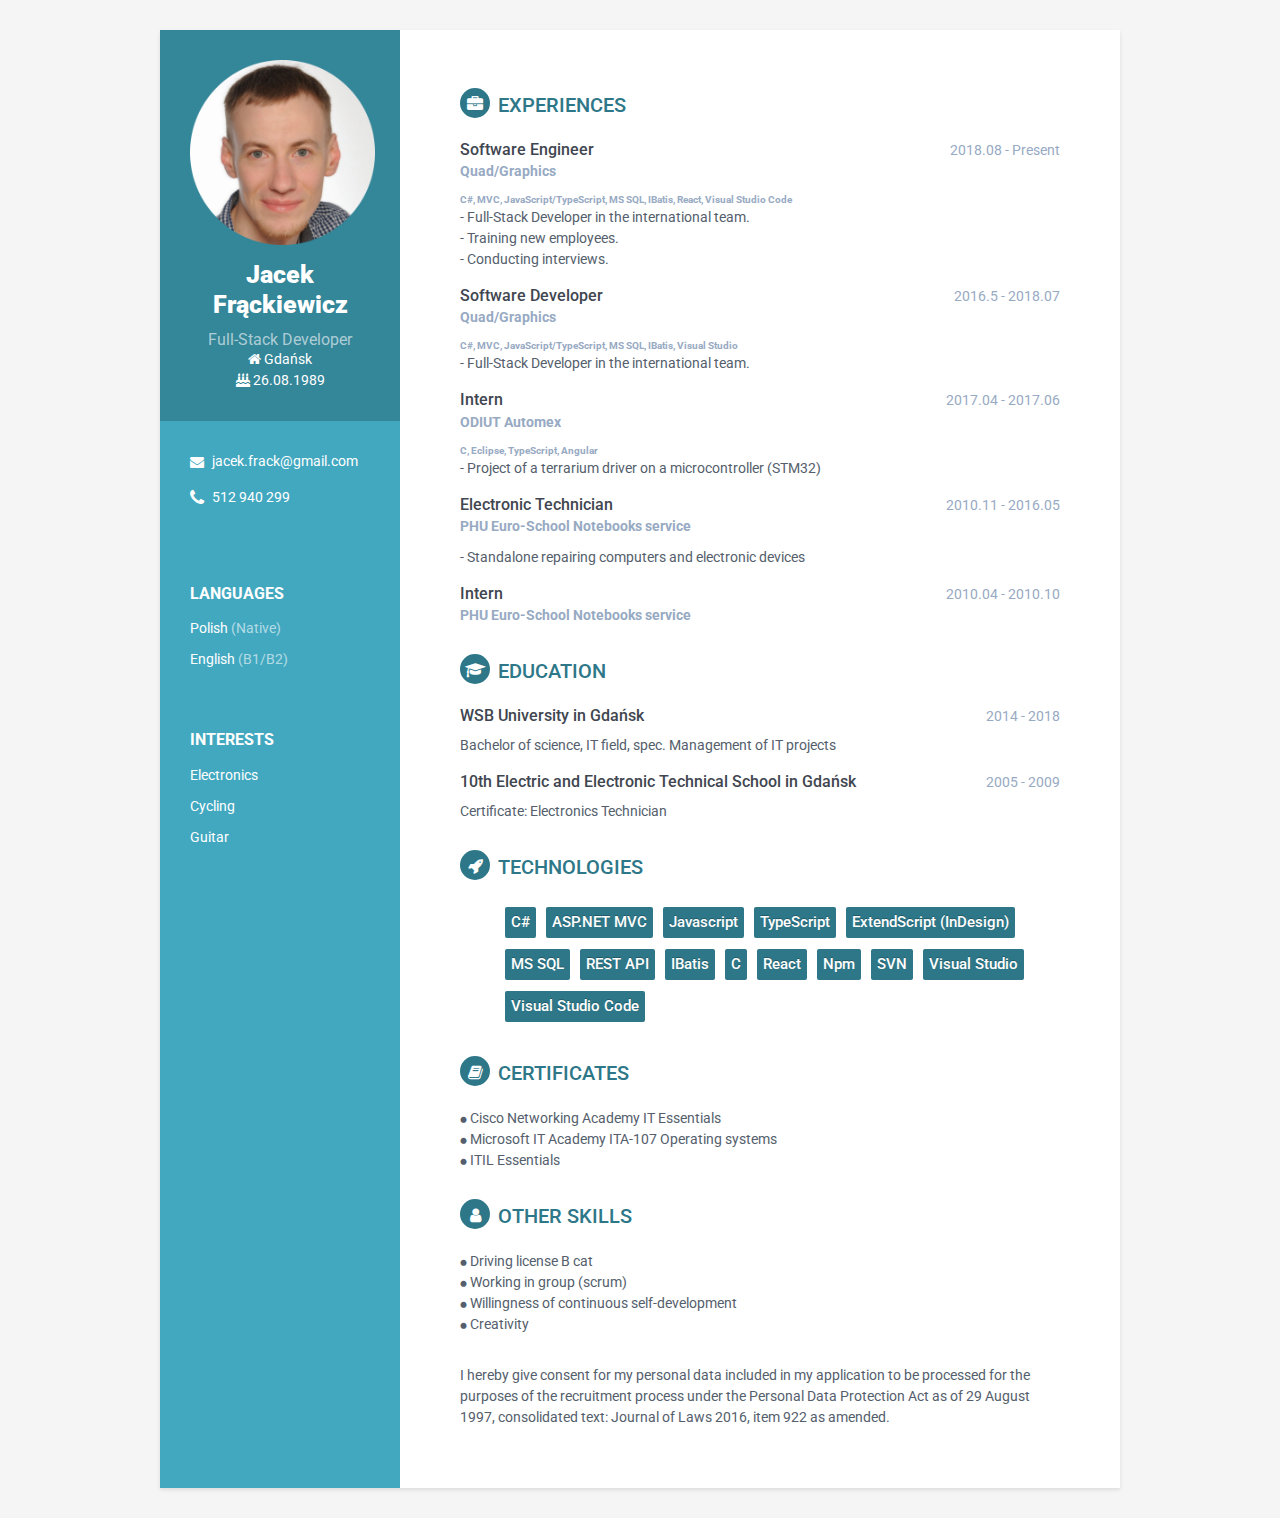
<file: index.html>
<!doctype html><html lang="en"><head><meta charset="utf-8"><meta http-equiv="X-UA-Compatible" content="IE=edge"><meta name="viewport" content="width=device-width,initial-scale=1,shrink-to-fit=no"><meta name="description" content="Jacek Frąckiewicz CV"><link rel="shortcut icon" href="favicon.ico"><link href="https://fonts.googleapis.com/css?family=Roboto:400,500,400italic,300italic,300,500italic,700,700italic,900,900italic" rel="stylesheet"><style>ul.skillset{list-style-type:none;border-width:1px 1px 0 0}.skillset li{border:0 solid silver;-o-transition:all 70ms;transition:all 70ms;display:inline-block;margin:5px;background-color:#2d7788;border-radius:2px;text-decoration:none;padding:3px 6px;font-size:15px;font-weight:500;line-height:25px;color:#fff;text-shadow:0 -1px 0 rgba(0,0,0,.25);white-space:nowrap;vertical-align:baseline}</style><title>Jacek Frąckiewicz</title><link href="/static/css/main.d27b378e.css" rel="stylesheet"></head><body><noscript>You need to enable JavaScript to run this app.</noscript><div id="root"></div><script type="text/javascript" src="/static/js/main.10545aee.js"></script></body></html>
</file>
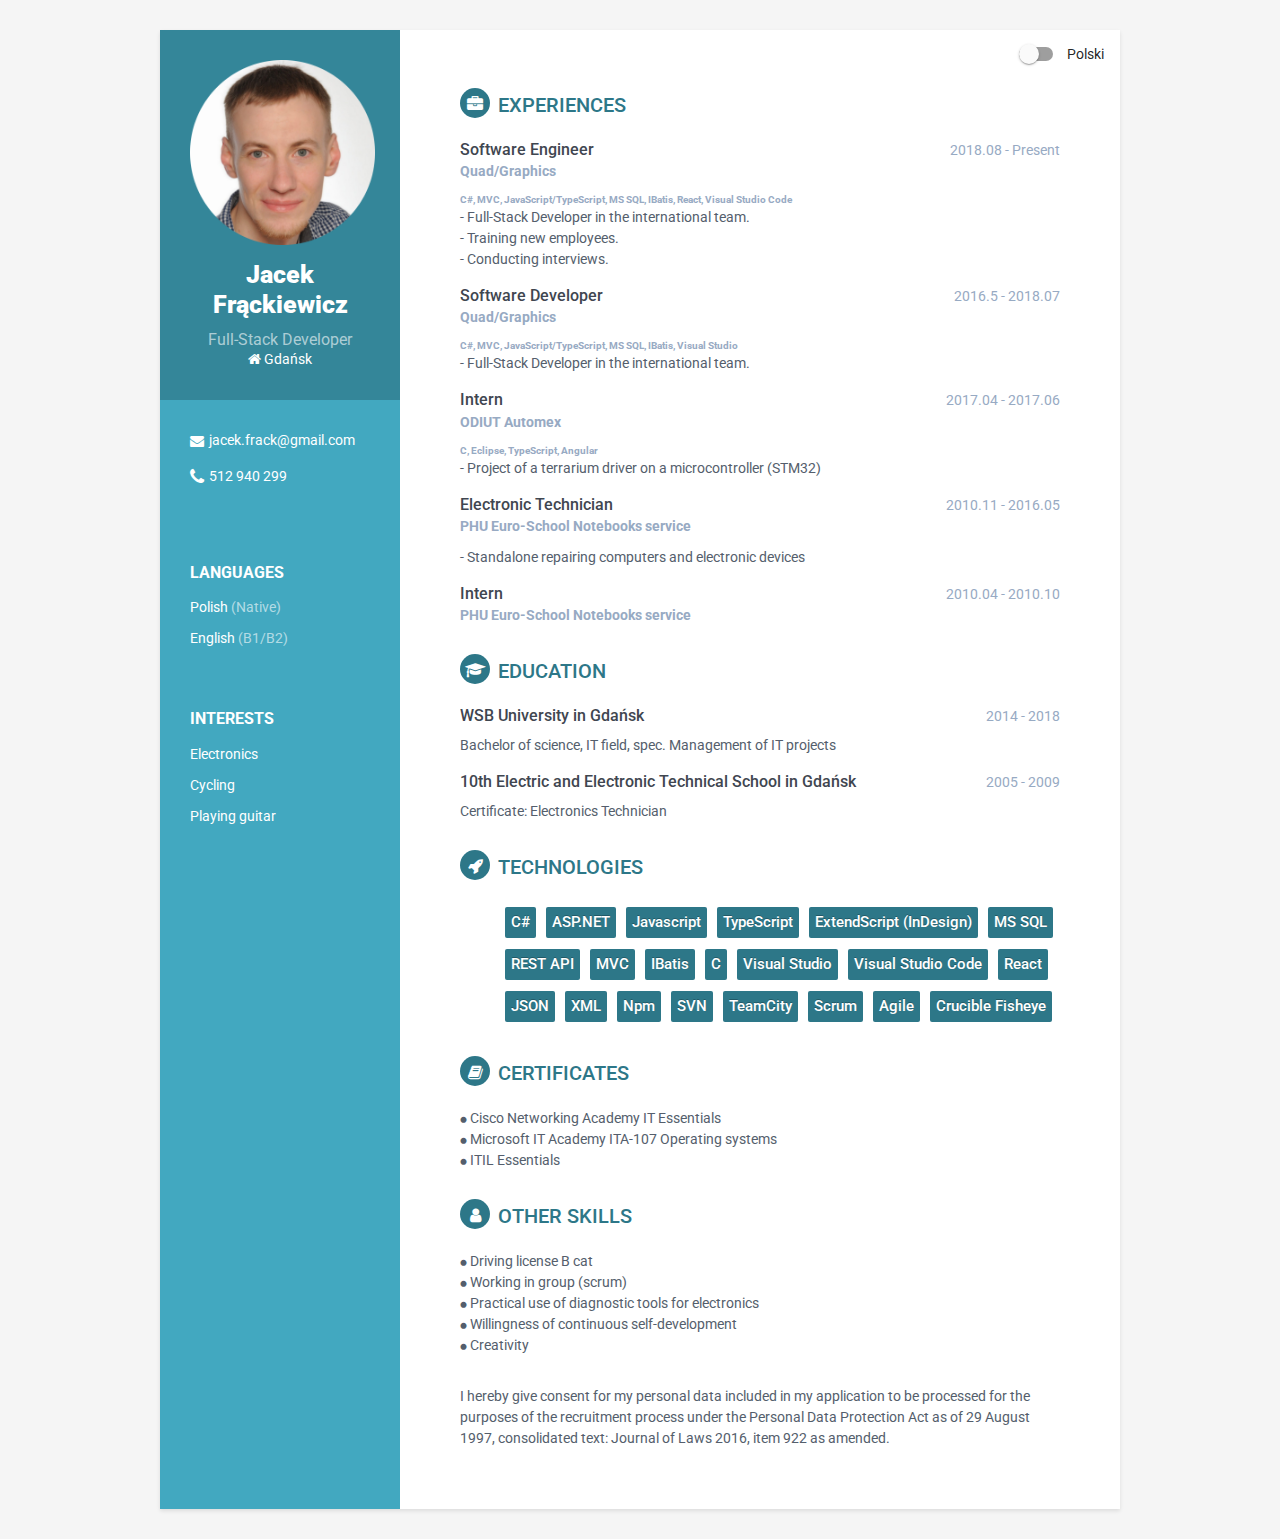
<file: cv/index.html>
<!doctype html><html lang="en"><head><meta charset="utf-8"><meta http-equiv="X-UA-Compatible" content="IE=edge"><meta name="viewport" content="width=device-width,initial-scale=1,shrink-to-fit=no"><meta name="description" content="Jacek Frąckiewicz CV"><link rel="shortcut icon" href="favicon.ico"><link href="https://fonts.googleapis.com/css?family=Roboto:400,500,400italic,300italic,300,500italic,700,700italic,900,900italic" rel="stylesheet"><style>ul.skillset{list-style-type:none;border-width:1px 1px 0 0}.skillset li{border:0 solid silver;-o-transition:all 70ms;transition:all 70ms;display:inline-block;margin:5px;background-color:#2d7788;border-radius:2px;text-decoration:none;padding:3px 6px;font-size:15px;font-weight:500;line-height:25px;color:#fff;text-shadow:0 -1px 0 rgba(0,0,0,.25);white-space:nowrap;vertical-align:baseline}</style><title>Jacek Frąckiewicz</title><link href="./static/css/main.9c6ab74e.css" rel="stylesheet"></head><body><noscript>You need to enable JavaScript to run this app.</noscript><div id="root"></div><script type="text/javascript" src="./static/js/main.63ffab3c.js"></script></body></html>
</file>
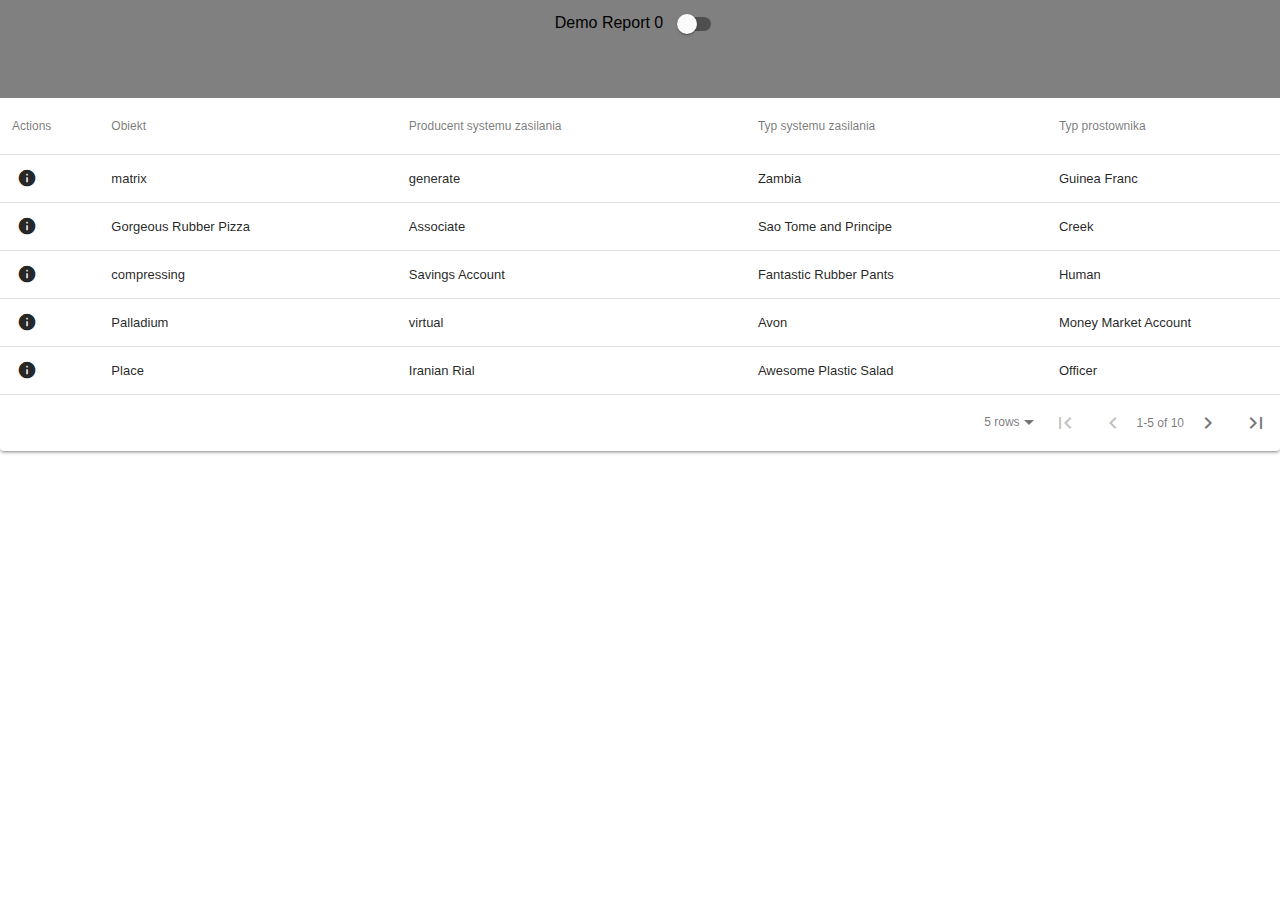
<file: Demo/index.html>
<!doctype html><html lang="en"><head><meta charset="utf-8"/><link rel="shortcut icon" href="./favicon.ico"/><meta name="viewport" content="width=device-width,initial-scale=1,shrink-to-fit=no"/><meta name="theme-color" content="#000000"/><link rel="manifest" href="./manifest.json"/><title>React App</title><link href="./static/css/main.81842fe0.chunk.css" rel="stylesheet"></head><body><noscript>You need to enable JavaScript to run this app.</noscript><div id="root"></div><script>!function(l){function e(e){for(var r,t,n=e[0],o=e[1],u=e[2],f=0,i=[];f<n.length;f++)t=n[f],p[t]&&i.push(p[t][0]),p[t]=0;for(r in o)Object.prototype.hasOwnProperty.call(o,r)&&(l[r]=o[r]);for(s&&s(e);i.length;)i.shift()();return c.push.apply(c,u||[]),a()}function a(){for(var e,r=0;r<c.length;r++){for(var t=c[r],n=!0,o=1;o<t.length;o++){var u=t[o];0!==p[u]&&(n=!1)}n&&(c.splice(r--,1),e=f(f.s=t[0]))}return e}var t={},p={1:0},c=[];function f(e){if(t[e])return t[e].exports;var r=t[e]={i:e,l:!1,exports:{}};return l[e].call(r.exports,r,r.exports,f),r.l=!0,r.exports}f.m=l,f.c=t,f.d=function(e,r,t){f.o(e,r)||Object.defineProperty(e,r,{enumerable:!0,get:t})},f.r=function(e){"undefined"!=typeof Symbol&&Symbol.toStringTag&&Object.defineProperty(e,Symbol.toStringTag,{value:"Module"}),Object.defineProperty(e,"__esModule",{value:!0})},f.t=function(r,e){if(1&e&&(r=f(r)),8&e)return r;if(4&e&&"object"==typeof r&&r&&r.__esModule)return r;var t=Object.create(null);if(f.r(t),Object.defineProperty(t,"default",{enumerable:!0,value:r}),2&e&&"string"!=typeof r)for(var n in r)f.d(t,n,function(e){return r[e]}.bind(null,n));return t},f.n=function(e){var r=e&&e.__esModule?function(){return e.default}:function(){return e};return f.d(r,"a",r),r},f.o=function(e,r){return Object.prototype.hasOwnProperty.call(e,r)},f.p="./";var r=window.webpackJsonp=window.webpackJsonp||[],n=r.push.bind(r);r.push=e,r=r.slice();for(var o=0;o<r.length;o++)e(r[o]);var s=n;a()}([])</script><script src="./static/js/2.97f5c88f.chunk.js"></script><script src="./static/js/main.6d761236.chunk.js"></script></body></html>
</file>
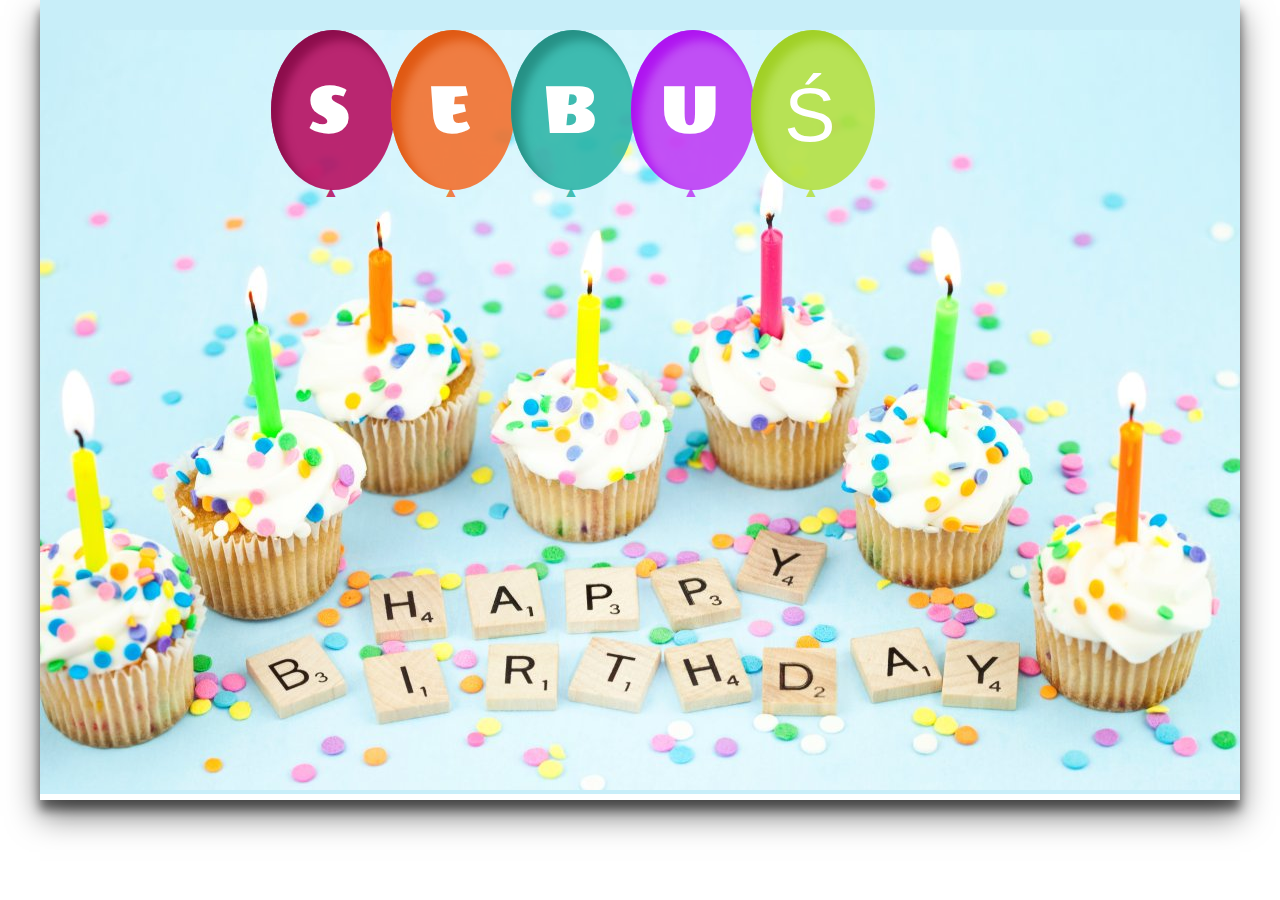
<file: Sebastian/index.html>
<!doctype html><html lang="en"><head><meta charset="utf-8"/><link rel="shortcut icon" href="./logo192.png"/><meta name="viewport" content="width=device-width,initial-scale=1"/><meta name="theme-color" content="#000000"/><meta name="description" content="Web site created using create-react-app"/><link rel="apple-touch-icon" href="logo192.png"/><link rel="manifest" href="./manifest.json"/><title>Urodzinki !!!</title><link href="./static/css/main.37474ed6.chunk.css" rel="stylesheet"></head><body><noscript>You need to enable JavaScript to run this app.</noscript><div id="root"></div><script>!function(l){function e(e){for(var r,t,n=e[0],o=e[1],u=e[2],a=0,i=[];a<n.length;a++)t=n[a],Object.prototype.hasOwnProperty.call(p,t)&&p[t]&&i.push(p[t][0]),p[t]=0;for(r in o)Object.prototype.hasOwnProperty.call(o,r)&&(l[r]=o[r]);for(s&&s(e);i.length;)i.shift()();return c.push.apply(c,u||[]),f()}function f(){for(var e,r=0;r<c.length;r++){for(var t=c[r],n=!0,o=1;o<t.length;o++){var u=t[o];0!==p[u]&&(n=!1)}n&&(c.splice(r--,1),e=a(a.s=t[0]))}return e}var t={},p={1:0},c=[];function a(e){if(t[e])return t[e].exports;var r=t[e]={i:e,l:!1,exports:{}};return l[e].call(r.exports,r,r.exports,a),r.l=!0,r.exports}a.m=l,a.c=t,a.d=function(e,r,t){a.o(e,r)||Object.defineProperty(e,r,{enumerable:!0,get:t})},a.r=function(e){"undefined"!=typeof Symbol&&Symbol.toStringTag&&Object.defineProperty(e,Symbol.toStringTag,{value:"Module"}),Object.defineProperty(e,"__esModule",{value:!0})},a.t=function(r,e){if(1&e&&(r=a(r)),8&e)return r;if(4&e&&"object"==typeof r&&r&&r.__esModule)return r;var t=Object.create(null);if(a.r(t),Object.defineProperty(t,"default",{enumerable:!0,value:r}),2&e&&"string"!=typeof r)for(var n in r)a.d(t,n,function(e){return r[e]}.bind(null,n));return t},a.n=function(e){var r=e&&e.__esModule?function(){return e.default}:function(){return e};return a.d(r,"a",r),r},a.o=function(e,r){return Object.prototype.hasOwnProperty.call(e,r)},a.p="./";var r=window["webpackJsonpurodziny-seba-kartka"]=window["webpackJsonpurodziny-seba-kartka"]||[],n=r.push.bind(r);r.push=e,r=r.slice();for(var o=0;o<r.length;o++)e(r[o]);var s=n;f()}([])</script><script src="./static/js/2.a99f2c57.chunk.js"></script><script src="./static/js/main.d04bbedd.chunk.js"></script></body></html>
</file>
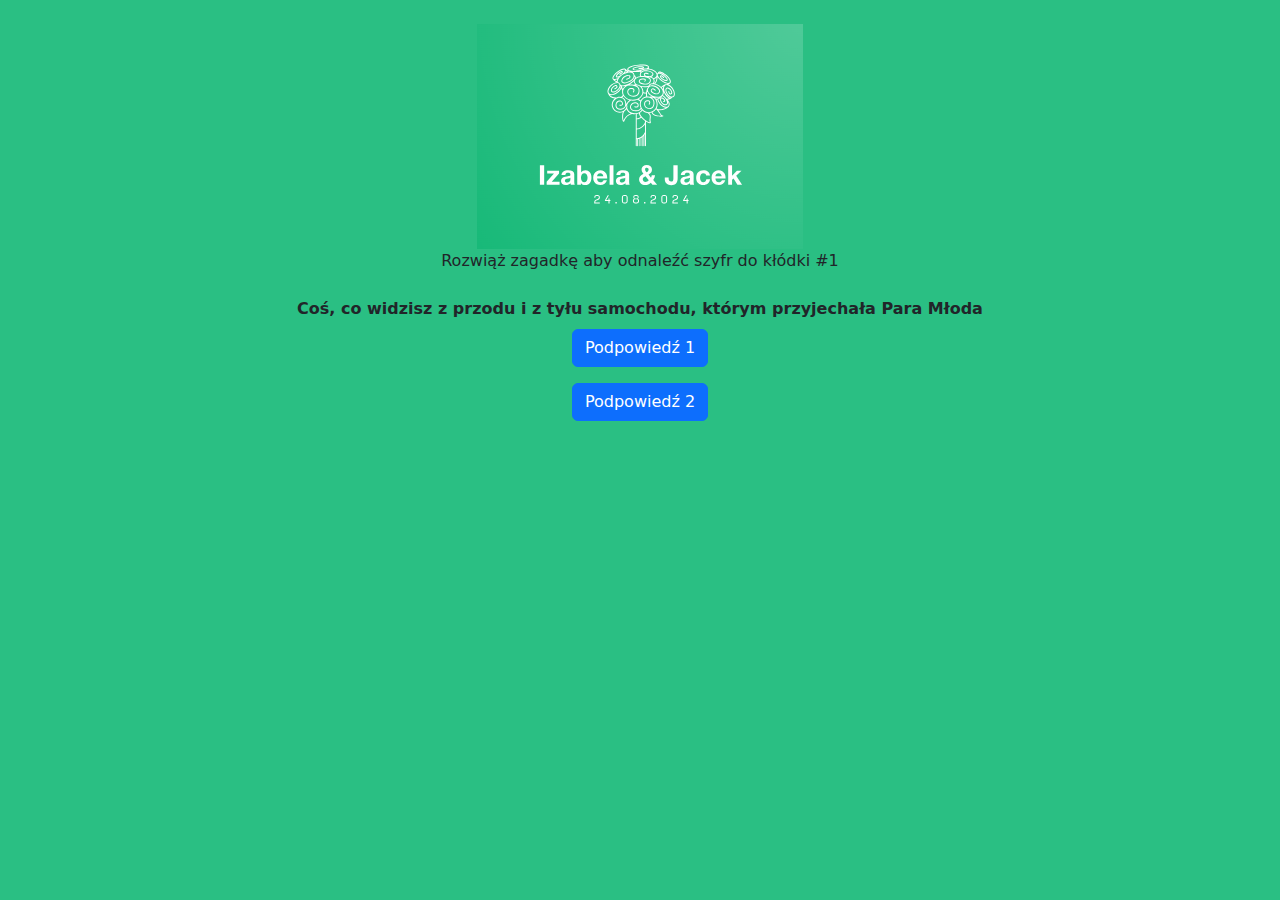
<file: Wesele/zagadka1.html>
<!DOCTYPE html>
<html lang="pl">
<head>
    <meta charset="UTF-8">
    <meta name="viewport" content="width=device-width, initial-scale=1.0">
    <title>Izabela & Jacek</title>
    <!-- Bootstrap CSS -->
    <link href="https://cdn.jsdelivr.net/npm/bootstrap@5.3.0/dist/css/bootstrap.min.css" rel="stylesheet">

    <style>
         .expander-content {
            display: none; /* Hide content by default */
        }
    </style>
</head>
<body class="container my-4" style="background-color: #2abf83;">
    <div class="d-flex flex-column align-items-center">

    
        <div>
            <img src="image.png"/>
        </div>
        <pdiv class="mb-4 " style="text-align: center;">Rozwiąż zagadkę aby odnaleźć szyfr do kłódki #1</pdiv>
        <div><b>Coś, co widzisz z przodu i z tyłu samochodu, którym przyjechała Para Młoda</b></div>

        <!-- Expander 1 -->
        <button class="btn btn-primary my-2" id="expander-btn-1" onclick="showModal(1)">Podpowiedź 1</button>
        <div id="expander1" class="expander-content m-3 p-3 border rounded bg-light">
            <p>Samochód to Biały Opel Grandland</p>
        </div>

        <!-- Expander 2 -->
        <button class="btn btn-primary my-2" id="expander-btn-2" onclick="showModal(2)">Podpowiedź 2</button>
        <div id="expander2" class="expander-content m-3 p-3 border rounded bg-light">
            <p>Nasz tablica rejestracyjna posiada tylko 3 liczby</p>
        </div>

        <!-- Confirmation Modal -->
        <div id="confirmationModal" class="modal fade" tabindex="-1" aria-labelledby="confirmationModalLabel" aria-hidden="true">
            <div class="modal-dialog">
                <div class="modal-content">
                    <div class="modal-header">
                        <h5 class="modal-title" id="confirmationModalLabel">Potwierdzenie</h5>
                        <button type="button" class="btn-close" data-bs-dismiss="modal" aria-label="Zamknij"></button>
                    </div>
                    <div class="modal-body">
                        <p>Czy na pewno chcesz zobaczyć Podpowiedź?</p>
                    </div>
                    <div class="modal-footer">
                        <button type="button" class="btn btn-primary" onclick="confirmExpand()">Tak</button>
                        <button type="button" class="btn btn-secondary" data-bs-dismiss="modal">Nie</button>
                    </div>
                </div>
            </div>
        </div>
    </div>
    <!-- Bootstrap JS and dependencies -->
    <script src="https://cdn.jsdelivr.net/npm/bootstrap@5.3.0/dist/js/bootstrap.bundle.min.js"></script>

    <script>
        let expanderToShow = null;

        function showModal(expanderId) {
            expanderToShow = expanderId;
            let confirmationModal = new bootstrap.Modal(document.getElementById('confirmationModal'));
            confirmationModal.show();
        }

        function confirmExpand() {
            if (expanderToShow) {
                document.getElementById('expander' + expanderToShow).style.display = 'block';
                document.getElementById('expander-btn-' + expanderToShow).style.display = 'none';

                let confirmationModal = bootstrap.Modal.getInstance(document.getElementById('confirmationModal'));
                confirmationModal.hide();
            }
        }
    </script>
</body>
</html>
</file>
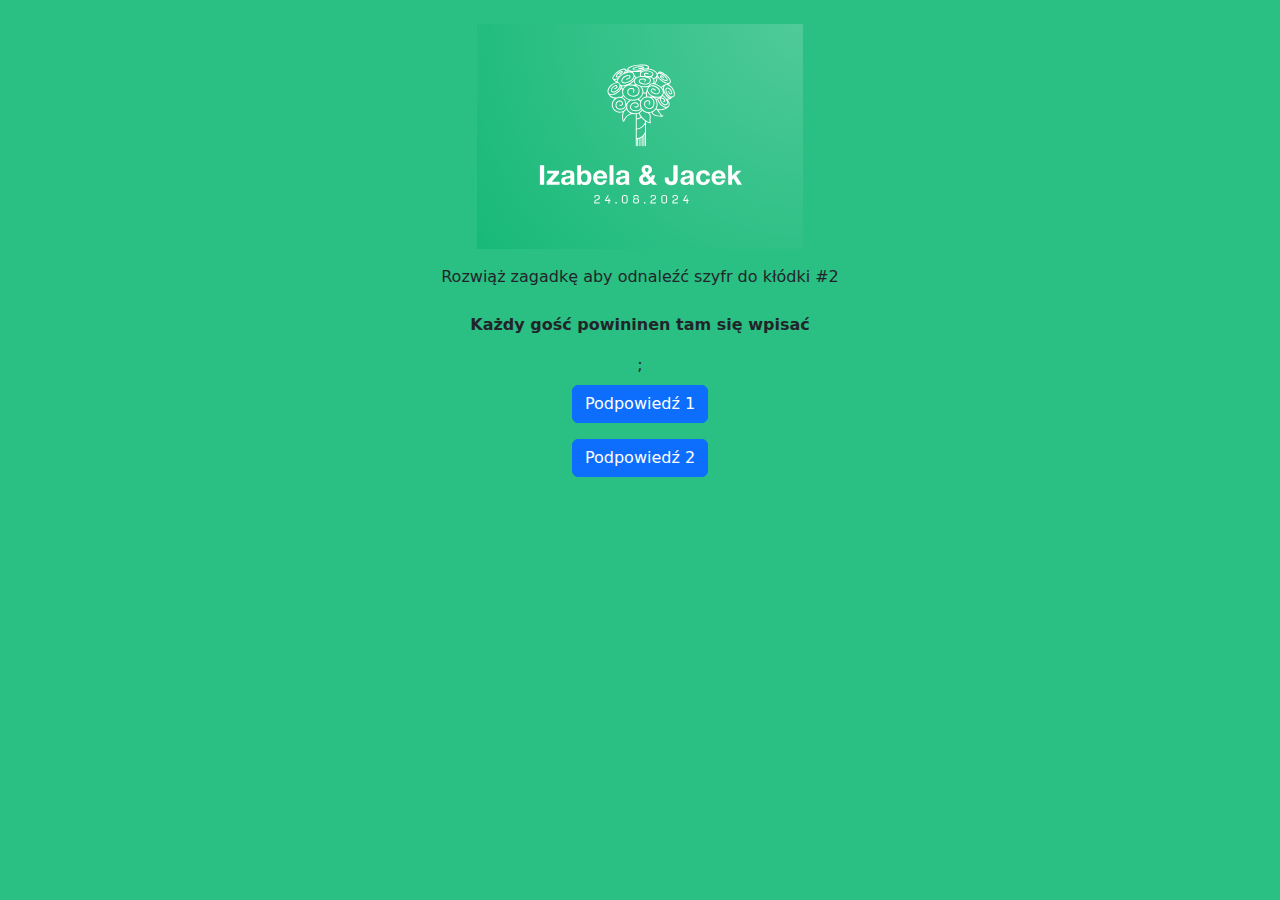
<file: Wesele/zagadka2.html>
<!DOCTYPE html>
<html lang="pl">
<head>
    <meta charset="UTF-8">
    <meta name="viewport" content="width=device-width, initial-scale=1.0">
    <title>Izabela & Jacek</title>
    <!-- Bootstrap CSS -->
    <link href="https://cdn.jsdelivr.net/npm/bootstrap@5.3.0/dist/css/bootstrap.min.css" rel="stylesheet">

    <style>
         .expander-content {
            display: none; /* Hide content by default */
        }
    </style>
</head>
<body class="container my-4" style="background-color: #2abf83; ">
    <div class="d-flex flex-column align-items-center">

    
        <div>
            <img src="image.png"/>
        </div>
        <p></p>
        <p class="mb-4" style="text-align: center;">Rozwiąż zagadkę aby odnaleźć szyfr do kłódki #2</p>
        <p><b>Każdy gość powininen tam się wpisać</b></p>
;
        <!-- Expander 1 -->
        <button class="btn btn-primary my-2" id="expander-btn-1" onclick="showModal(1)">Podpowiedź 1</button>
        <div id="expander1" class="expander-content m-3 p-3 border rounded bg-light">
            <p>To nie księga gości, ale blisko niej stoi</p>
        </div>

        <!-- Expander 2 -->
        <button class="btn btn-primary my-2" id="expander-btn-2" onclick="showModal(2)">Podpowiedź 2</button>
        <div id="expander2" class="expander-content m-3 p-3 border rounded bg-light">
            <p>Instrukcja przy księdze gości posiada ukryte liczby</p>
        </div>

        <!-- Confirmation Modal -->
        <div id="confirmationModal" class="modal fade" tabindex="-1" aria-labelledby="confirmationModalLabel" aria-hidden="true">
            <div class="modal-dialog">
                <div class="modal-content">
                    <div class="modal-header">
                        <h5 class="modal-title" id="confirmationModalLabel">Potwierdzenie</h5>
                        <button type="button" class="btn-close" data-bs-dismiss="modal" aria-label="Zamknij"></button>
                    </div>
                    <div class="modal-body">
                        <p>Czy na pewno chcesz zobaczyć Podpowiedź?</p>
                    </div>
                    <div class="modal-footer">
                        <button type="button" class="btn btn-primary" onclick="confirmExpand()">Tak</button>
                        <button type="button" class="btn btn-secondary" data-bs-dismiss="modal">Nie</button>
                    </div>
                </div>
            </div>
        </div>
    </div>
    <!-- Bootstrap JS and dependencies -->
    <script src="https://cdn.jsdelivr.net/npm/bootstrap@5.3.0/dist/js/bootstrap.bundle.min.js"></script>

    <script>
        let expanderToShow = null;

        function showModal(expanderId) {
            expanderToShow = expanderId;
            let confirmationModal = new bootstrap.Modal(document.getElementById('confirmationModal'));
            confirmationModal.show();
        }

        function confirmExpand() {
            if (expanderToShow) {
                document.getElementById('expander' + expanderToShow).style.display = 'block';
                document.getElementById('expander-btn-' + expanderToShow).style.display = 'none';

                let confirmationModal = bootstrap.Modal.getInstance(document.getElementById('confirmationModal'));
                confirmationModal.hide();
            }
        }
    </script>
</body>
</html>
</file>
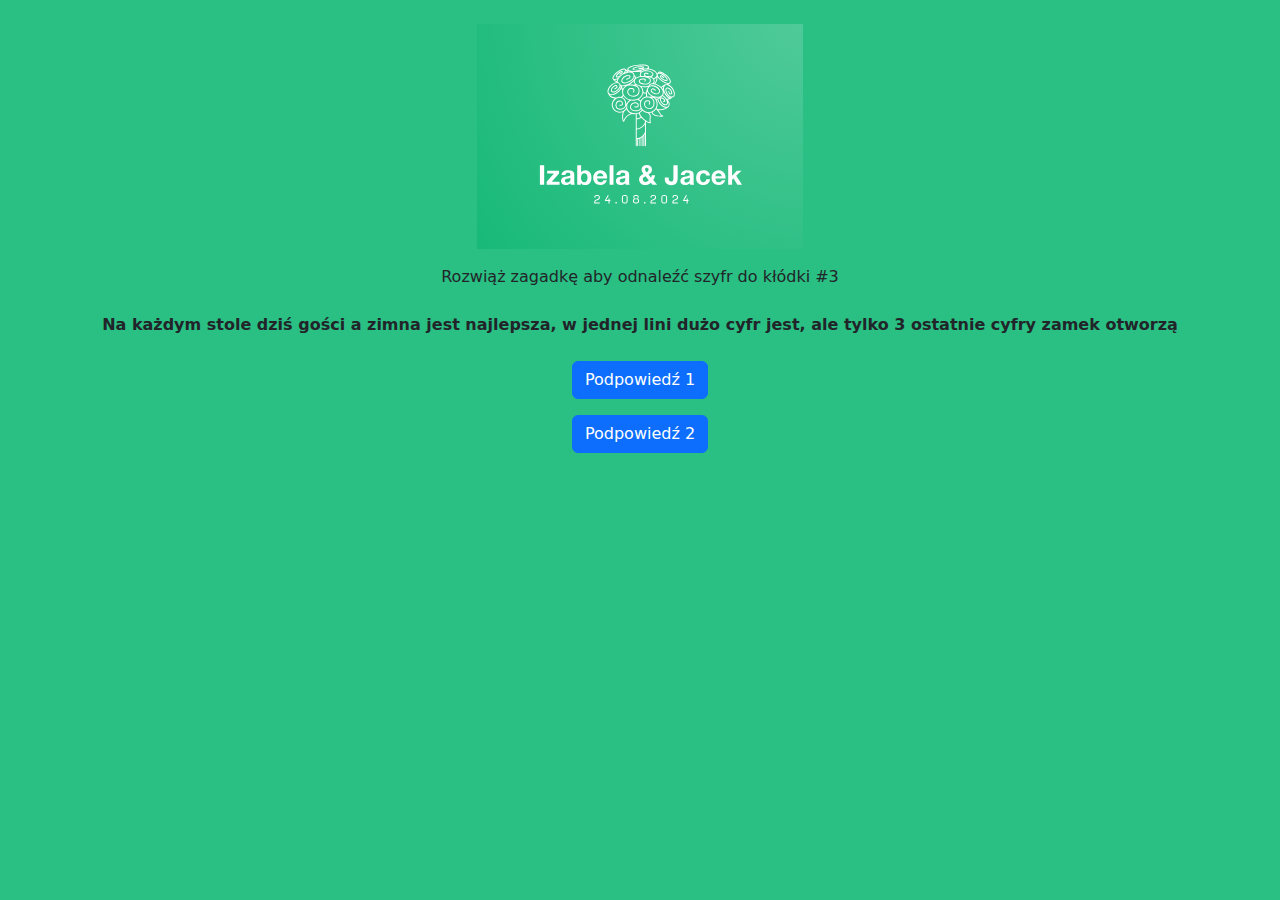
<file: Wesele/zagadka3.html>
<!DOCTYPE html>
<html lang="pl">
<head>
    <meta charset="UTF-8">
    <meta name="viewport" content="width=device-width, initial-scale=1.0">
    <title>Izabela & Jacek</title>
    <!-- Bootstrap CSS -->
    <link href="https://cdn.jsdelivr.net/npm/bootstrap@5.3.0/dist/css/bootstrap.min.css" rel="stylesheet">

    <style>
         .expander-content {
            display: none; /* Hide content by default */
        }
    </style>
</head>
<body class="container my-4" style="background-color: #2abf83;">
    <div class="d-flex flex-column align-items-center">

    
        <div>
            <img src="image.png"/>
        </div>
        <p></p>
        <p class="mb-4" style="text-align: center;">Rozwiąż zagadkę aby odnaleźć szyfr do kłódki #3</p>
        <p style="text-align: center;"><b>Na każdym stole dziś gości a zimna jest najlepsza, w jednej lini dużo cyfr jest, ale tylko 3 ostatnie cyfry zamek otworzą</b></p>
 
        <!-- Expander 1 -->
        <button class="btn btn-primary my-2" id="expander-btn-1" onclick="showModal(1)">Podpowiedź 1</button>
        <div id="expander1" class="expander-content m-3 p-3 border rounded bg-light">
            <p>Biały Bocian</p>
        </div>

        <!-- Expander 2 -->
        <button class="btn btn-primary my-2" id="expander-btn-2" onclick="showModal(2)">Podpowiedź 2</button>
        <div id="expander2" class="expander-content m-3 p-3 border rounded bg-light">
            <p>Kod Kreskowy</p>
        </div>

        <!-- Confirmation Modal -->
        <div id="confirmationModal" class="modal fade" tabindex="-1" aria-labelledby="confirmationModalLabel" aria-hidden="true">
            <div class="modal-dialog">
                <div class="modal-content">
                    <div class="modal-header">
                        <h5 class="modal-title" id="confirmationModalLabel">Potwierdzenie</h5>
                        <button type="button" class="btn-close" data-bs-dismiss="modal" aria-label="Zamknij"></button>
                    </div>
                    <div class="modal-body">
                        <p>Czy na pewno chcesz zobaczyć Podpowiedź?</p>
                    </div>
                    <div class="modal-footer">
                        <button type="button" class="btn btn-primary" onclick="confirmExpand()">Tak</button>
                        <button type="button" class="btn btn-secondary" data-bs-dismiss="modal">Nie</button>
                    </div>
                </div>
            </div>
        </div>
    </div>
    <!-- Bootstrap JS and dependencies -->
    <script src="https://cdn.jsdelivr.net/npm/bootstrap@5.3.0/dist/js/bootstrap.bundle.min.js"></script>

    <script>
        let expanderToShow = null;

        function showModal(expanderId) {
            expanderToShow = expanderId;
            let confirmationModal = new bootstrap.Modal(document.getElementById('confirmationModal'));
            confirmationModal.show();
        }

        function confirmExpand() {
            if (expanderToShow) {
                document.getElementById('expander' + expanderToShow).style.display = 'block';
                document.getElementById('expander-btn-' + expanderToShow).style.display = 'none';

                let confirmationModal = bootstrap.Modal.getInstance(document.getElementById('confirmationModal'));
                confirmationModal.hide();
            }
        }
    </script>
</body>
</html>
</file>
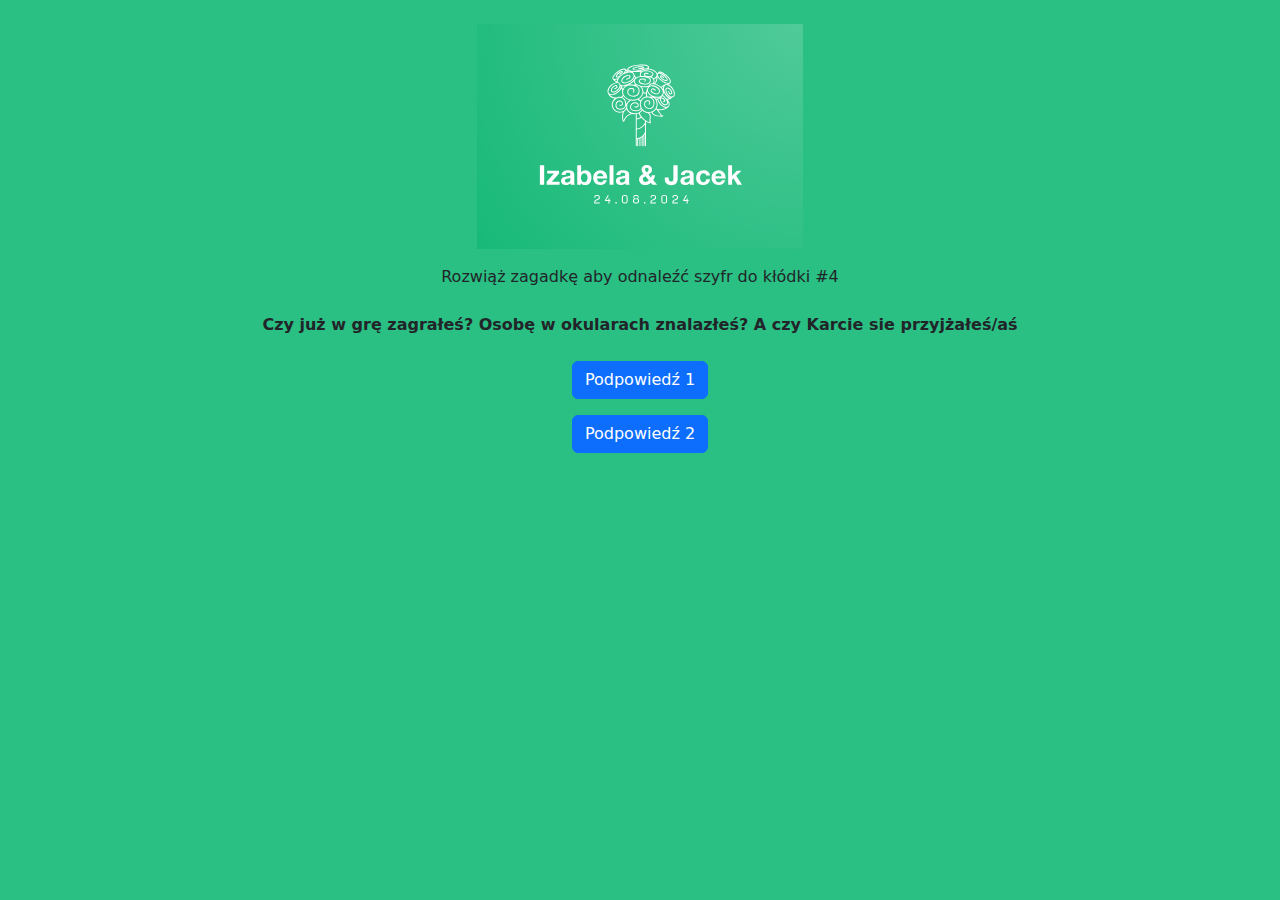
<file: Wesele/zagadka4.html>
<!DOCTYPE html>
<html lang="pl">
<head>
    <meta charset="UTF-8">
    <meta name="viewport" content="width=device-width, initial-scale=1.0">
    <title>Izabela & Jacek</title>
    <!-- Bootstrap CSS -->
    <link href="https://cdn.jsdelivr.net/npm/bootstrap@5.3.0/dist/css/bootstrap.min.css" rel="stylesheet">

    <style>
         .expander-content {
            display: none; /* Hide content by default */
        }
    </style>
</head>
<body class="container my-4" style="background-color: #2abf83;">
    <div class="d-flex flex-column align-items-center">

    
        <div>
            <img src="image.png"/>
        </div>
        <p></p>
        <p class="mb-4" style="text-align: center;">Rozwiąż zagadkę aby odnaleźć szyfr do kłódki #4</p>
        <p><b>Czy już w grę zagrałeś? Osobę w okularach znalazłeś? A czy Karcie sie przyjżałeś/aś</b></p>

        <!-- Expander 1 -->
        <button class="btn btn-primary my-2" id="expander-btn-1" onclick="showModal(1)">Podpowiedź 1</button>
        <div id="expander1" class="expander-content m-3 p-3 border rounded bg-light">
            <p>Karta Bingo</p>
        </div>

        <!-- Expander 2 -->
        <button class="btn btn-primary my-2" id="expander-btn-2" onclick="showModal(2)">Podpowiedź 2</button>
        <div id="expander2" class="expander-content m-3 p-3 border rounded bg-light">
            <p>Ukryte cyfry na Karcie</p>
        </div>

        <!-- Confirmation Modal -->
        <div id="confirmationModal" class="modal fade" tabindex="-1" aria-labelledby="confirmationModalLabel" aria-hidden="true">
            <div class="modal-dialog">
                <div class="modal-content">
                    <div class="modal-header">
                        <h5 class="modal-title" id="confirmationModalLabel">Potwierdzenie</h5>
                        <button type="button" class="btn-close" data-bs-dismiss="modal" aria-label="Zamknij"></button>
                    </div>
                    <div class="modal-body">
                        <p>Czy na pewno chcesz zobaczyć Podpowiedź?</p>
                    </div>
                    <div class="modal-footer">
                        <button type="button" class="btn btn-primary" onclick="confirmExpand()">Tak</button>
                        <button type="button" class="btn btn-secondary" data-bs-dismiss="modal">Nie</button>
                    </div>
                </div>
            </div>
        </div>
    </div>
    <!-- Bootstrap JS and dependencies -->
    <script src="https://cdn.jsdelivr.net/npm/bootstrap@5.3.0/dist/js/bootstrap.bundle.min.js"></script>

    <script>
        let expanderToShow = null;

        function showModal(expanderId) {
            expanderToShow = expanderId;
            let confirmationModal = new bootstrap.Modal(document.getElementById('confirmationModal'));
            confirmationModal.show();
        }

        function confirmExpand() {
            if (expanderToShow) {
                document.getElementById('expander' + expanderToShow).style.display = 'block';
                document.getElementById('expander-btn-' + expanderToShow).style.display = 'none';

                let confirmationModal = bootstrap.Modal.getInstance(document.getElementById('confirmationModal'));
                confirmationModal.hide();
            }
        }
    </script>
</body>
</html>
</file>
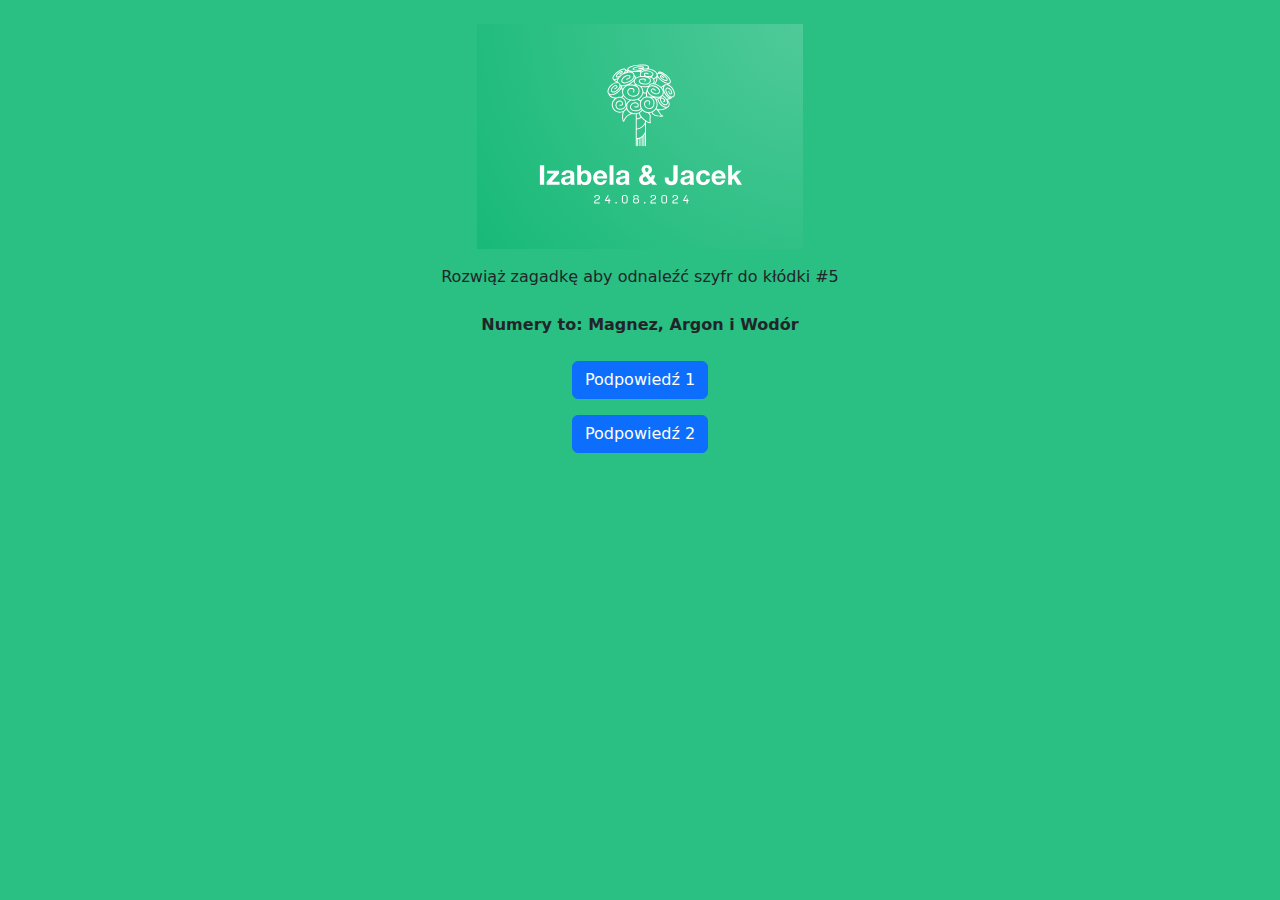
<file: Wesele/zagadka5.html>
<!DOCTYPE html>
<html lang="pl">
<head>
    <meta charset="UTF-8">
    <meta name="viewport" content="width=device-width, initial-scale=1.0">
    <title>Izabela & Jacek</title>
    <!-- Bootstrap CSS -->
    <link href="https://cdn.jsdelivr.net/npm/bootstrap@5.3.0/dist/css/bootstrap.min.css" rel="stylesheet">

    <style>
         .expander-content {
            display: none; /* Hide content by default */
        }
    </style>
</head>
<body class="container my-4" style="background-color: #2abf83;">
    <div class="d-flex flex-column align-items-center">

    
        <div>
            <img src="image.png"/>
        </div>
        <p></p>
        <p class="mb-4" style="text-align: center;">Rozwiąż zagadkę aby odnaleźć szyfr do kłódki #5</p>
        <p><b>Numery to: Magnez, Argon i Wodór </b></p>

        <!-- Expander 1 -->
        <button class="btn btn-primary my-2" id="expander-btn-1" onclick="showModal(1)">Podpowiedź 1</button>
        <div id="expander1" class="expander-content m-3 p-3 border rounded bg-light">
            <p>Nazwy Stolików</p>
        </div>

        <!-- Expander 2 -->
        <button class="btn btn-primary my-2" id="expander-btn-2" onclick="showModal(2)">Podpowiedź 2</button>
        <div id="expander2" class="expander-content m-3 p-3 border rounded bg-light">
            <p>Ilość osób siedzących przy stoliku</p>
        </div>

        <!-- Confirmation Modal -->
        <div id="confirmationModal" class="modal fade" tabindex="-1" aria-labelledby="confirmationModalLabel" aria-hidden="true">
            <div class="modal-dialog">
                <div class="modal-content">
                    <div class="modal-header">
                        <h5 class="modal-title" id="confirmationModalLabel">Potwierdzenie</h5>
                        <button type="button" class="btn-close" data-bs-dismiss="modal" aria-label="Zamknij"></button>
                    </div>
                    <div class="modal-body">
                        <p>Czy na pewno chcesz zobaczyć Podpowiedź?</p>
                    </div>
                    <div class="modal-footer">
                        <button type="button" class="btn btn-primary" onclick="confirmExpand()">Tak</button>
                        <button type="button" class="btn btn-secondary" data-bs-dismiss="modal">Nie</button>
                    </div>
                </div>
            </div>
        </div>
    </div>
    <!-- Bootstrap JS and dependencies -->
    <script src="https://cdn.jsdelivr.net/npm/bootstrap@5.3.0/dist/js/bootstrap.bundle.min.js"></script>

    <script>
        let expanderToShow = null;

        function showModal(expanderId) {
            expanderToShow = expanderId;
            let confirmationModal = new bootstrap.Modal(document.getElementById('confirmationModal'));
            confirmationModal.show();
        }

        function confirmExpand() {
            if (expanderToShow) {
                document.getElementById('expander' + expanderToShow).style.display = 'block';
                document.getElementById('expander-btn-' + expanderToShow).style.display = 'none';

                let confirmationModal = bootstrap.Modal.getInstance(document.getElementById('confirmationModal'));
                confirmationModal.hide();
            }
        }
    </script>
</body>
</html>
</file>
<file: Demo/static/css/main.81842fe0.chunk.css>
body{margin:0;padding:0;font-family:-apple-system,BlinkMacSystemFont,Segoe UI,Roboto,Oxygen,Ubuntu,Cantarell,Fira Sans,Droid Sans,Helvetica Neue,sans-serif;-webkit-font-smoothing:antialiased;-moz-osx-font-smoothing:grayscale}code{font-family:source-code-pro,Menlo,Monaco,Consolas,Courier New,monospace}.App{text-align:center}.App-logo{-webkit-animation:App-logo-spin 20s linear infinite;animation:App-logo-spin 20s linear infinite;height:40vmin;pointer-events:none}.App-header{background-color:#282c34;min-height:100vh;display:-webkit-flex;display:flex;-webkit-flex-direction:column;flex-direction:column;-webkit-align-items:center;align-items:center;-webkit-justify-content:center;justify-content:center;font-size:calc(10px + 2vmin);color:#fff}.App-link{color:#61dafb}@-webkit-keyframes App-logo-spin{0%{-webkit-transform:rotate(0deg);transform:rotate(0deg)}to{-webkit-transform:rotate(1turn);transform:rotate(1turn)}}@keyframes App-logo-spin{0%{-webkit-transform:rotate(0deg);transform:rotate(0deg)}to{-webkit-transform:rotate(1turn);transform:rotate(1turn)}}@font-face{font-family:Material Icons;font-style:normal;font-weight:400;src:url(../../static/media/flUhRq6tzZclQEJ-Vdg-IuiaDsNc.11db2e84.woff2) format("woff2")}.material-icons{font-family:Material Icons;font-weight:400;font-style:normal;font-size:24px;line-height:1;letter-spacing:normal;text-transform:none;display:inline-block;white-space:nowrap;word-wrap:normal;direction:ltr;-webkit-font-feature-settings:"liga";-webkit-font-smoothing:antialiased}
/*# sourceMappingURL=main.81842fe0.chunk.css.map */
</file>
<file: Sebastian/static/css/main.37474ed6.chunk.css>
@font-face{font-family:Wendy One;font-style:normal;font-weight:400;src:url(../../static/media/wendy-one-v8-latin-ext_latin-regular.16a7d684.eot);src:local("Wendy One"),local("WendyOne-Regular"),url(../../static/media/wendy-one-v8-latin-ext_latin-regular.16a7d684.eot?#iefix) format("embedded-opentype"),url(../../static/media/wendy-one-v8-latin-ext_latin-regular.fa905ef5.woff2) format("woff2"),url(../../static/media/wendy-one-v8-latin-ext_latin-regular.d8d50aa3.woff) format("woff"),url(../../static/media/wendy-one-v8-latin-ext_latin-regular.d43a64e3.ttf) format("truetype"),url(../../static/media/wendy-one-v8-latin-ext_latin-regular.13d7726b.svg#WendyOne) format("svg")}body{margin:0;font-family:-apple-system,BlinkMacSystemFont,Segoe UI,Roboto,Oxygen,Ubuntu,Cantarell,Fira Sans,Droid Sans,Helvetica Neue,sans-serif;-webkit-font-smoothing:antialiased;-moz-osx-font-smoothing:grayscale;background-color:"#baecb4"}code{font-family:source-code-pro,Menlo,Monaco,Consolas,Courier New,monospace}body{font-family:Wendy One,sans-serif}span{text-transform:uppercase}.container{width:800px}.balloon,.container{margin:0 auto;position:relative}.balloon{width:738px;padding-top:30px}.balloon>div{width:104px;height:140px;background:rgba(182,15,97,.9);border-radius:0;border-radius:80% 80% 80% 80%;margin:0 auto;position:absolute;padding:10px;box-shadow:inset 17px 7px 10px rgba(182,15,97,.9);-webkit-transform-origin:bottom center}.balloon>div:first-child{background:rgba(182,15,97,.9);left:0;box-shadow:inset 10px 10px 10px rgba(135,11,72,.9);-webkit-animation:balloon1 6s ease-in-out infinite;animation:balloon1 6s ease-in-out infinite}.balloon>div:first-child:before{color:rgba(182,15,97,.9)}.balloon>div:nth-child(2){background:rgba(242,112,45,.9);left:120px;box-shadow:inset 10px 10px 10px rgba(222,85,14,.9);-webkit-animation:balloon2 6s ease-in-out infinite;animation:balloon2 6s ease-in-out infinite}.balloon>div:nth-child(2):before{color:rgba(242,112,45,.9)}.balloon>div:nth-child(3){background:rgba(45,181,167,.9);left:240px;box-shadow:inset 10px 10px 10px rgba(35,140,129,.9);-webkit-animation:balloon4 6s ease-in-out infinite;animation:balloon4 6s ease-in-out infinite}.balloon>div:nth-child(3):before{color:rgba(45,181,167,.9)}.balloon>div:nth-child(4){background:rgba(190,61,244,.9);left:360px;box-shadow:inset 10px 10px 10px rgba(173,14,240,.9);-webkit-animation:balloon1 5s ease-in-out infinite;animation:balloon1 5s ease-in-out infinite}.balloon>div:nth-child(4):before{color:rgba(190,61,244,.9)}.balloon>div:nth-child(5){background:rgba(180,224,67,.9);left:480px;box-shadow:inset 10px 10px 10px rgba(158,206,34,.9);-webkit-animation:balloon3 5s ease-in-out infinite;animation:balloon3 5s ease-in-out infinite}.balloon>div:nth-child(5):before{color:rgba(180,224,67,.9)}.balloon>div:nth-child(6){background:rgba(242,194,58,.9);left:600px;box-shadow:inset 10px 10px 10px rgba(234,177,15,.9);-webkit-animation:balloon2 3s ease-in-out infinite;animation:balloon2 3s ease-in-out infinite}.balloon>div:nth-child(6):before{color:rgba(242,194,58,.9)}.balloon>div:before{color:rgba(182,15,97,.9);position:absolute;bottom:-11px;left:52px;content:"▲";font-size:1em}span{font-size:4.8em;color:#fff;position:relative;top:30px;left:10%;margin-left:-27px}@-webkit-keyframes balloon1{0%,to{-webkit-transform:translateY(0) rotate(-6deg)}50%{-webkit-transform:translateY(-20px) rotate(8deg)}}@keyframes balloon1{0%,to{-webkit-transform:translateY(0) rotate(-6deg);transform:translateY(0) rotate(-6deg)}50%{-webkit-transform:translateY(-20px) rotate(8deg);transform:translateY(-20px) rotate(8deg)}}@-webkit-keyframes balloon2{0%,to{-webkit-transform:translateY(0) rotate(6eg)}50%{-webkit-transform:translateY(-30px) rotate(-8deg)}}@keyframes balloon2{0%,to{-webkit-transform:translateY(0) rotate(6deg);transform:translateY(0) rotate(6deg)}50%{-webkit-transform:translateY(-30px) rotate(-8deg);transform:translateY(-30px) rotate(-8deg)}}@-webkit-keyframes balloon3{0%,to{-webkit-transform:translateY(-10px) rotate(6eg)}50%{-webkit-transform:translate(-20px,30px) rotate(-8deg)}}@keyframes balloon3{0%,to{-webkit-transform:translateY(-10px) rotate(6eg);transform:translateY(-10px) rotate(6eg)}50%{-webkit-transform:translate(-20px,30px) rotate(-8deg);transform:translate(-20px,30px) rotate(-8deg)}}@-webkit-keyframes balloon4{0%,to{-webkit-transform:translate(10px,-10px) rotate(-8eg)}50%{-webkit-transform:translate(-15px,20px) rotate(10deg)}}@keyframes balloon4{0%,to{-webkit-transform:translate(10px,-10px) rotate(-8eg);transform:translate(10px,-10px) rotate(-8eg)}50%{-webkit-transform:translate(-15px,10px) rotate(10deg);transform:translate(-15px,10px) rotate(10deg)}}h1{position:relative;top:200px;color:rgba(182,15,97,.9);font-size:3.5em}.App,h1{text-align:center}.App-logo{height:40vmin}.App-header{background-color:#282c34;min-height:100vh;display:flex;flex-direction:column;align-items:center;justify-content:center;font-size:calc(10px + 2vmin);color:#fff}.App-link{color:#09d3ac}
/*# sourceMappingURL=main.37474ed6.chunk.css.map */
</file>
